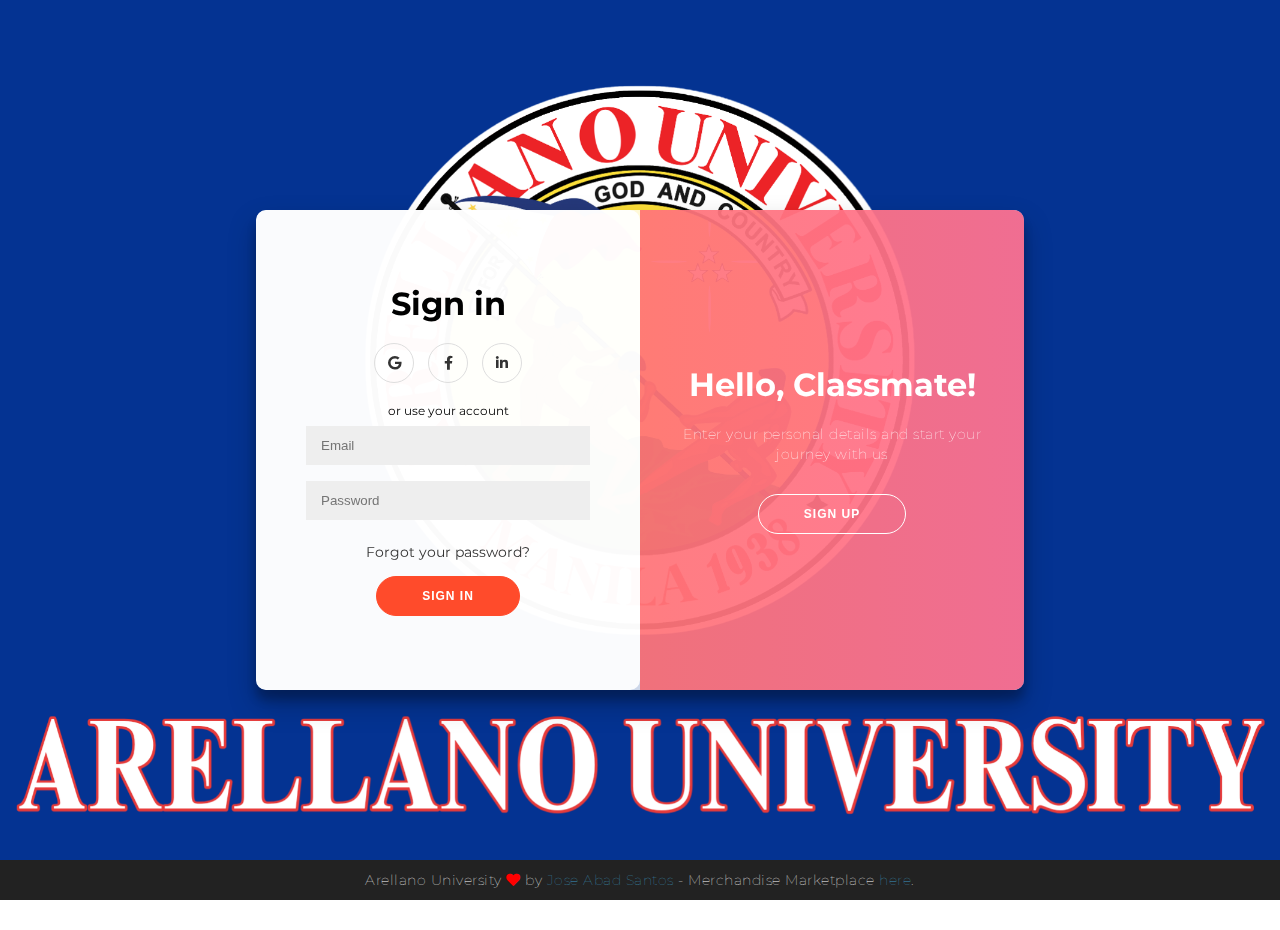
<file: index.html>
<!DOCTYPE html>
<html lang="en">
<head>
    <meta charset="UTF-8">
    <meta name="viewport" content="width=device-width, initial-scale=1.0">
    <link rel="stylesheet" href="style.css">
    <link rel="stylesheet" href="https://cdnjs.cloudflare.com/ajax/libs/font-awesome/5.15.4/css/all.min.css">
    <title>Login/Sign Up</title>
</head>
<body>
    <h2></h2>
    <div class="container" id="container">
        <div class="form-container sign-up-container">
            <form action="#" id="signUpForm">
                <h1>Create Account</h1>
                <div class="social-container">
                    <a href="https://accounts.google.com/" class="social" target="_blank"><i class="fab fa-google"></i></a>
                    <a href="https://www.facebook.com/" class="social" target="_blank"><i class="fab fa-facebook-f"></i></a>
                    <a href="https://www.linkedin.com/" class="social" target="_blank"><i class="fab fa-linkedin-in"></i></a>
                </div>
                <span>or use your email for registration</span>
                <input type="text" placeholder="Name" id="signupName" required />
                <input type="text" placeholder="Position" id="Position" required />
                <input type="email" placeholder="Email" id="signupEmail" required />
                <input type="password" placeholder="Password" id="signupPassword" required />
                <button type="submit">Sign Up</button>
                <div id="signUpError" style="color: red;"></div>
            </form>
        </div>
        <div class="form-container sign-in-container">
            <form action="#" id="signInForm">
                <h1>Sign in</h1>
                <div class="social-container">
                    <a href="https://accounts.google.com/" class="social" target="_blank"><i class="fab fa-google"></i></a>
                    <a href="https://www.facebook.com/" class="social" target="_blank"><i class="fab fa-facebook-f"></i></a>
                    <a href="https://www.linkedin.com/" class="social" target="_blank"><i class="fab fa-linkedin-in"></i></a>
                </div>
                <span>or use your account</span>
                <input type="email" placeholder="Email" id="loginEmail" required />
                <input type="password" placeholder="Password" id="loginPassword" required />
                <a href="#">Forgot your password?</a>
                <button type="submit">Sign In</button>
                <div id="signInError" style="color: red;"></div>
            </form>
        </div>
        <div class="overlay-container">
            <div class="overlay">
                <div class="overlay-panel overlay-left">
                    <h1>Welcome Back!</h1>
                    <p>To keep connected with us please login with your personal info</p>
                    <button class="ghost" id="signIn">Sign In</button>
                </div>
                <div class="overlay-panel overlay-right">
                    <h1>Hello, Classmate!</h1>
                    <p>Enter your personal details and start your journey with us</p>
                    <button class="ghost" id="signUp">Sign Up</button>
                </div>
            </div>
        </div>
    </div>

    <footer>
        <p>
            Arellano University <i class="fa fa-heart"></i> by
            <a target="_blank" href="https://www.arellano.edu.ph/">Jose Abad Santos</a>
            - Merchandise Marketplace
            <a target="_blank" href="https://www.arellano.edu.ph/admission/programs-offered/">here</a>.
        </p>
    </footer>
    <script src="myscripts.js"></script>
</body>
</html>
</file>
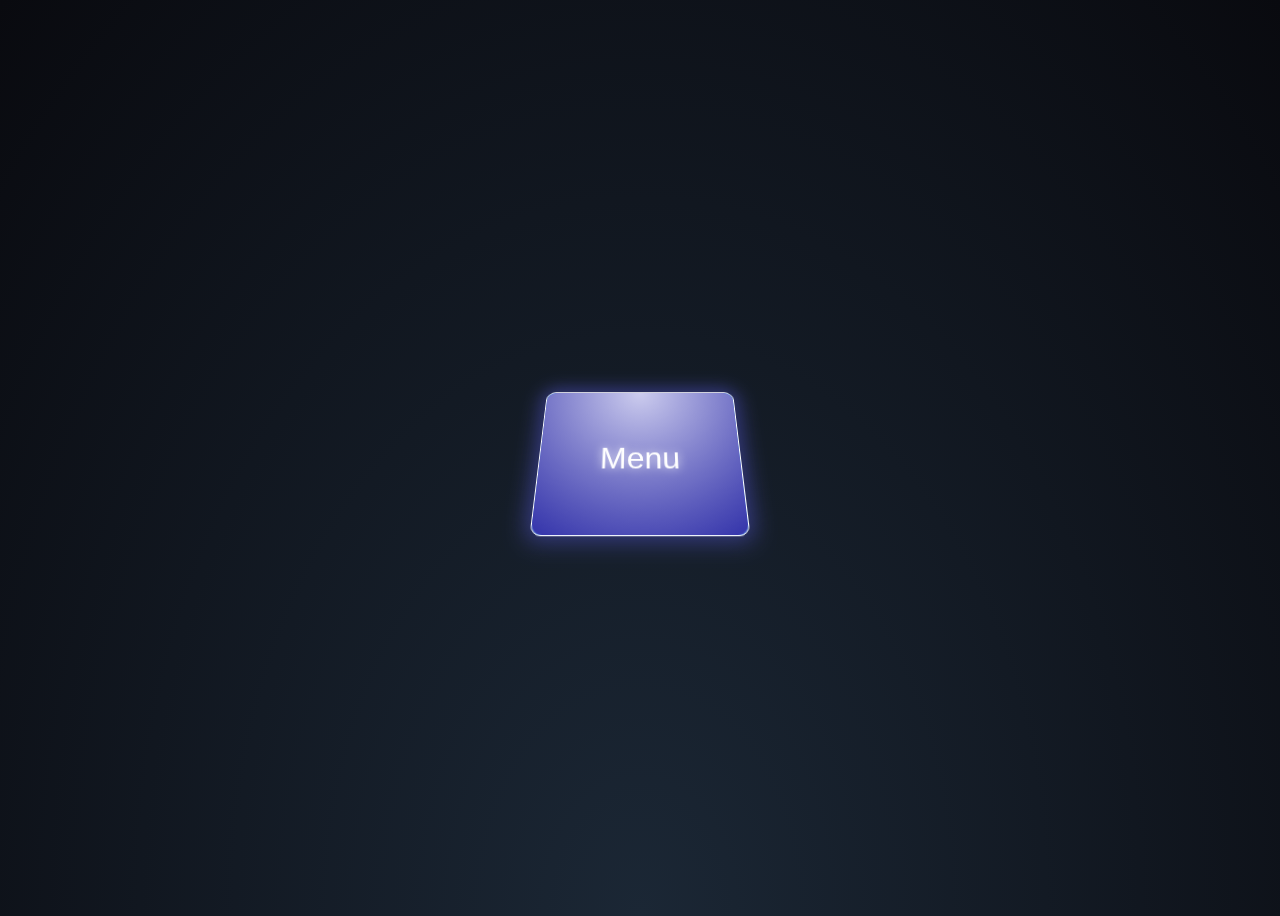
<file: HomeScreen.html>
<!DOCTYPE html>
<html lang="en">
<head>
    <meta charset="UTF-8">
    <meta name="viewport" content="width=device-width, initial-scale=1.0">
    <link rel="stylesheet" href="homescreen.css">
    <title>Home Page</title>
</head>
<body>
    <div class="all">
        <div class="lefter">
          <div class="text">Profile</div>
        </div>
        <div class="left">
          <div class="text">Product</div>
        </div>
        <div class="center">
          <div class="explainer"><span>Menu</span></div>
          <div class="text">Services</div>
          </div>
        <div class="right">
          <div class="text">Stock</div>
        </div>
        <div class="righter">
          <div class="text">About Us</div>
        </div>
        </div>

    <script src="homescript.js"></script>
</body>
</html>
</file>
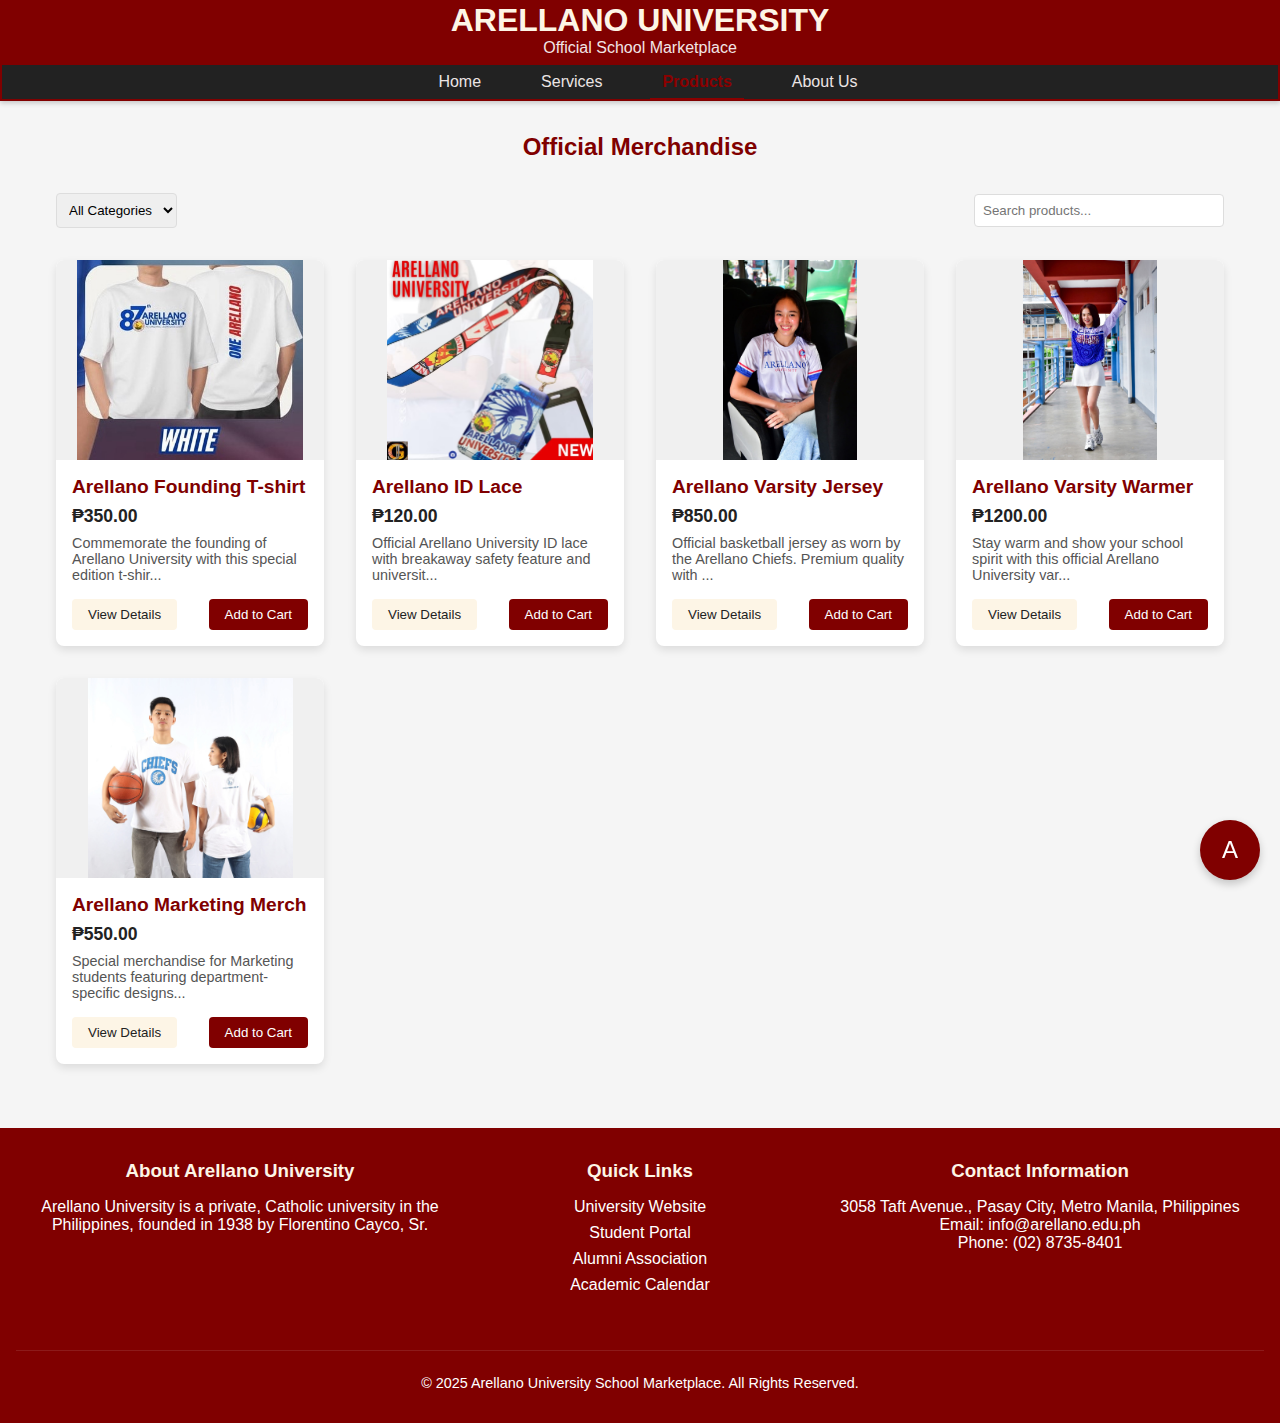
<file: Product.html>
<!DOCTYPE html>
<html lang="en">
<head>
    <meta charset="UTF-8">
    <meta name="viewport" content="width=device-width, initial-scale=1.0">
    <title>Arellano University Marketplace</title>
    <link rel="stylesheet" href="product.css">
</head>
<body>
    <header>
        <div class="logo">
            <h1>ARELLANO UNIVERSITY</h1>
            <p>Official School Marketplace</p>
        </div>
        <nav>
            <ul class="nav-menu">
                <li><a href="HomeScreen.html">Home</a></li>
                <li><a href="services.html">Services</a></li>
                <li><a href="Product.html" class="active">Products</a></li>
                <li><a href="AboutUs.html">About Us</a></li>
            </ul>
        </nav>
    </header>
    
    <div class="container">
        <h2 class="page-title">Official Merchandise</h2>
        
        <div class="product-filter">
            <div class="filter-options">
                <select id="category-filter">
                    <option value="all">All Categories</option>
                    <option value="clothing">Clothing</option>
                    <option value="accessories">Accessories</option>
                    <option value="merch">Merchandise</option>
                </select>
            </div>
            
            <div class="search-box">
                <input type="text" id="search-input" placeholder="Search products...">
            </div>
        </div>
        
        <div class="products" id="products-container">
            <!-- Products will be loaded here dynamically -->
        </div>
    </div>
    
    <div class="modal" id="product-modal">
        <div class="modal-content">
            <button class="close-btn" id="close-modal">&times;</button>
            <div class="product-detail" id="product-detail">
                <!-- Product details will be loaded here -->
            </div>
        </div>
    </div>
    
    <!-- Student Purchase Form Modal -->
    <div class="purchase-form-modal" id="purchase-form-modal">
        <div class="purchase-form-content">
            <button class="close-btn" id="close-purchase-form">&times;</button>
            <h2 class="form-title">Student Purchase Form</h2>
            
            <div class="form-product-info" id="form-product-info">
                <!-- Product info will be shown here -->
            </div>
            
            <form id="student-purchase-form">
                <div class="form-group">
                    <label for="student-id">Student ID Number:</label>
                    <input type="text" id="student-id" name="student-id" placeholder="e.g. 20XX-XXXXX" required>
                </div>
                
                <div class="form-group">
                    <label for="student-name">Full Name:</label>
                    <input type="text" id="student-name" name="student-name" placeholder="First Name Last Name" required>
                </div>
                
                <div class="form-group">
                    <label for="student-course">Course:</label>
                    <select id="student-course" name="student-course" required>
                        <option value="">Select your course</option>
                        <option value="BSCS">BS Computer Science</option>
                        <option value="BSIT">BS Information Technology</option>
                        <option value="BSBA">BS Business Administration</option>
                        <option value="BSHM">BS Hospitality Management</option>
                        <option value="BSA">BS Accountancy</option>
                        <option value="BSN">BS Nursing</option>
                        <option value="BSCrim">BS Criminology</option>
                        <option value="BSPsych">BS Psychology</option>
                        <option value="BSEd">BS Education</option>
                        <option value="Other">Other</option>
                    </select>
                </div>
                
                <div class="form-group">
                    <label for="student-year">Year Level:</label>
                    <select id="student-year" name="student-year" required>
                        <option value="">Select your year level</option>
                        <option value="1">1st Year</option>
                        <option value="2">2nd Year</option>
                        <option value="3">3rd Year</option>
                        <option value="4">4th Year</option>
                        <option value="5">5th Year</option>
                        <option value="graduate">Graduate Student</option>
                    </select>
                </div>
                
                <div class="form-group">
                    <label for="student-email">Email Address:</label>
                    <input type="email" id="student-email" name="student-email" placeholder="example@arellano.edu.ph" required>
                </div>
                
                <div class="form-group">
                    <label for="student-mobile">Mobile Number:</label>
                    <input type="tel" id="student-mobile" name="student-mobile" placeholder="09XXXXXXXXX" required>
                </div>
                
                <div class="form-group">
                    <label for="payment-method">Payment Method:</label>
                    <select id="payment-method" name="payment-method" required>
                        <option value="">Select payment method</option>
                        <option value="cashier">University Cashier</option>
                        <option value="gcash">GCash</option>
                        <option value="paymaya">PayMaya</option>
                        <option value="bank">Bank Transfer</option>
                    </select>
                </div>
                
                <div class="form-group">
                    <label for="pickup-method">Pickup Method:</label>
                    <select id="pickup-method" name="pickup-method" required>
                        <option value="">Select pickup method</option>
                        <option value="campus">Campus Pickup (Main Campus)</option>
                        <option value="campus-legarda">Campus Pickup (Legarda Campus)</option>
                        <option value="campus-malabon">Campus Pickup (Malabon Campus)</option>
                        <option value="campus-pasig">Campus Pickup (Pasig Campus)</option>
                        <option value="campus-pasay">Campus Pickup (Pasay Campus)</option>
                        <option value="delivery">Delivery (Additional Fee)</option>
                    </select>
                </div>
                
                <div class="form-actions">
                    <button type="button" class="btn btn-secondary" id="cancel-purchase">Cancel</button>
                    <button type="submit" class="btn btn-primary" id="confirm-purchase">Confirm Purchase</button>
                </div>
            </form>
        </div>
    </div>
    
    <!-- Admin Panel Button -->
    <button class="admin-button" id="admin-button">A</button>
    
    <!-- Admin Panel Modal -->
    <div class="admin-panel-modal" id="admin-panel-modal">
        <div class="admin-panel-content">
            <button class="close-btn" id="close-admin-panel">&times;</button>
            <h2 class="admin-panel-title">Admin Panel</h2>
            
            <div class="admin-tabs">
                <div class="admin-tab active" data-tab="manage-products">Manage Products</div>
                <div class="admin-tab" data-tab="add-product">Add New Product</div>
            </div>
            
            <div class="admin-tab-content active" id="manage-products">
                <h3>Current Products</h3>
                <div id="admin-product-list">
                    <!-- Products will be listed here -->
                </div>
            </div>
            
            <div class="admin-tab-content" id="add-product">
                <h3>Add New Product</h3>
                <form id="add-product-form">
                    <div class="form-group">
                        <label for="product-name">Product Name:</label>
                        <input type="text" id="product-name" name="product-name" required>
                    </div>
                    
                    <div class="form-group">
                        <label for="product-price">Price (PHP):</label>
                        <input type="number" id="product-price" name="product-price" min="1" step="0.01" required>
                    </div>
                    
                    <div class="form-group">
                        <label for="product-category">Category:</label>
                        <select id="product-category" name="product-category" required>
                            <option value="">Select category</option>
                            <option value="clothing">Clothing</option>
                            <option value="accessories">Accessories</option>
                            <option value="merch">Merchandise</option>
                        </select>
                    </div>
                    
                    <div class="form-group">
                        <label for="product-description">Short Description:</label>
                        <textarea id="product-description" name="product-description" required></textarea>
                    </div>
                    
                    <div class="form-group">
                        <label for="product-details">Detailed Description:</label>
                        <textarea id="product-details" name="product-details" required></textarea>
                    </div>
                    
                    <div class="form-group">
                        <label for="product-image">Product Image:</label>
                        <input type="file" id="product-image" name="product-image" accept="image/*" required>
                        <div class="image-preview" id="image-preview">
                            <span>Image Preview</span>
                        </div>
                    </div>
                    
                    <div class="form-actions">
                        <button type="button" class="btn btn-secondary" id="reset-product-form">Reset</button>
                        <button type="submit" class="btn btn-primary">Add Product</button>
                    </div>
                </form>
            </div>
            
            <!-- Edit Product Tab Content (Hidden by default) -->
            <div class="admin-tab-content" id="edit-product">
                <h3>Edit Product</h3>
                <form id="edit-product-form">
                    <input type="hidden" id="edit-product-id">
                    
                    <div class="form-group">
                        <label for="edit-product-name">Product Name:</label>
                        <input type="text" id="edit-product-name" name="edit-product-name" required>
                    </div>
                    
                    <div class="form-group">
                        <label for="edit-product-price">Price (PHP):</label>
                        <input type="number" id="edit-product-price" name="edit-product-price" min="1" step="0.01" required>
                    </div>
                    
                    <div class="form-group">
                        <label for="edit-product-category">Category:</label>
                        <select id="edit-product-category" name="edit-product-category" required>
                            <option value="">Select category</option>
                            <option value="clothing">Clothing</option>
                            <option value="accessories">Accessories</option>
                            <option value="merch">Merchandise</option>
                        </select>
                    </div>
                    
                    <div class="form-group">
                        <label for="edit-product-description">Short Description:</label>
                        <textarea id="edit-product-description" name="edit-product-description" required></textarea>
                    </div>
                    
                    <div class="form-group">
                        <label for="edit-product-details">Detailed Description:</label>
                        <textarea id="edit-product-details" name="edit-product-details" required></textarea>
                    </div>
                    
                    <div class="form-group">
                        <label for="edit-product-image">Product Image:</label>
                        <input type="file" id="edit-product-image" name="edit-product-image" accept="image/*">
                        <p><small>Leave empty to keep current image</small></p>
                        <div class="image-preview" id="edit-image-preview">
                            <span>Current Image</span>
                        </div>
                    </div>
                    
                    <div class="form-actions">
                        <button type="button" class="btn btn-secondary" id="cancel-edit">Cancel</button>
                        <button type="submit" class="btn btn-primary">Update Product</button>
                    </div>
                </form>
            </div>
        </div>
    </div>
    
    <footer>
        <div class="footer-content">
            <div class="footer-section">
                <h3>About Arellano University</h3>
                <p>Arellano University is a private, Catholic university in the Philippines, founded in 1938 by Florentino Cayco, Sr.</p>
            </div>
            
            <div class="footer-section">
                <h3>Quick Links</h3>
                <ul>
                    <li><a href="HomeScreen.html">University Website</a></li>
                    <li><a href="#">Student Portal</a></li>
                    <li><a href="#">Alumni Association</a></li>
                    <li><a href="#">Academic Calendar</a></li>
                </ul>
            </div>
            
            <div class="footer-section">
                <h3>Contact Information</h3>
                <p>3058 Taft Avenue., Pasay City, Metro Manila, Philippines</p>
                <p>Email: info@arellano.edu.ph</p>
                <p>Phone: (02) 8735-8401</p>
            </div>
        </div>
        
        <div class="footer-bottom">
            <p>&copy; 2025 Arellano University School Marketplace. All Rights Reserved.</p>
        </div>
    </footer>
    
    <script>
        // Product data
        let products = [
            {
                id: 1,
                name: "Arellano Founding T-shirt",
                price: 350,
                description: "Commemorate the founding of Arellano University with this special edition t-shirt. Features the university logo and founding year.",
                image: "shirt1.jpg",
                category: "clothing",
                details: "100% cotton, available in sizes S to XXL. This commemorative t-shirt celebrates the rich heritage of Arellano University. The design includes the university's founding date and iconic architecture. Perfect for students, alumni, and supporters of the university."
            },
            {
                id: 2,
                name: "Arellano ID Lace",
                price: 120,
                description: "Official Arellano University ID lace with breakaway safety feature and university colors.",
                image: "Lace.jpg",
                category: "accessories",
                details: "High-quality polyester material with metal clip. The ID lace comes in the university's official maroon and gold colors, featuring the Arellano University name and logo printed throughout. The breakaway safety feature ensures student safety."
            },
            {
                id: 3,
                name: "Arellano Varsity Jersey",
                price: 850,
                description: "Official basketball jersey as worn by the Arellano Chiefs. Premium quality with breathable fabric.",
                image: "Varsity.jpg",
                category: "clothing",
                details: "Made with moisture-wicking performance fabric. This authentic replica of the jersey worn by the Arellano Chiefs basketball team features the university colors and logo. Available in home and away versions, sized S through XXL. Perfect for showing your school spirit at games or casual wear."
            },
            {
                id: 4,
                name: "Arellano Varsity Warmer",
                price: 1200,
                description: "Stay warm and show your school spirit with this official Arellano University varsity jacket.",
                image: "Warmer.jpg",
                category: "clothing",
                details: "Fleece-lined for maximum warmth and comfort. This varsity-style jacket features embroidered Arellano University logos, premium quality zipper, and two front pockets. Perfect for cooler weather while representing your school. Available in sizes S to XXL."
            },
            {
                id: 5,
                name: "Arellano Marketing Merch",
                price: 550,
                description: "Special merchandise for Marketing students featuring department-specific designs and mottos.",
                image: "Merch.jpg",
                category: "merch",
                details: "Collection includes notebooks, pens, tumblers, and bags designed specifically for Marketing students. Each item features motivational quotes and marketing concepts along with the Arellano University branding. Perfect for marketing students to show departmental pride."
            }
        ];
        
        // DOM elements
        const productsContainer = document.getElementById('products-container');
        const categoryFilter = document.getElementById('category-filter');
        const searchInput = document.getElementById('search-input');
        const modal = document.getElementById('product-modal');
        const closeModal = document.getElementById('close-modal');
        const productDetail = document.getElementById('product-detail');
        const purchaseFormModal = document.getElementById('purchase-form-modal');
        const closePurchaseForm = document.getElementById('close-purchase-form');
        const formProductInfo = document.getElementById('form-product-info');
        const studentPurchaseForm = document.getElementById('student-purchase-form');
        const cancelPurchase = document.getElementById('cancel-purchase');
        
        // Admin panel elements
        const adminButton = document.getElementById('admin-button');
        const adminPanelModal = document.getElementById('admin-panel-modal');
        const closeAdminPanel = document.getElementById('close-admin-panel');
        const adminTabs = document.querySelectorAll('.admin-tab');
        const adminTabContents = document.querySelectorAll('.admin-tab-content');
        const adminProductList = document.getElementById('admin-product-list');
        const addProductForm = document.getElementById('add-product-form');
        const editProductForm = document.getElementById('edit-product-form');
        const resetProductForm = document.getElementById('reset-product-form');
        const cancelEdit = document.getElementById('cancel-edit');
        
        // Purchase form variables
        let currentProduct = null;
        let currentQuantity = 1;
        
        // Display products
        function displayProducts(productsList) {
            productsContainer.innerHTML = '';
            
            productsList.forEach(product => {
                const productCard = document.createElement('div');
                productCard.className = 'product-card';
                productCard.dataset.id = product.id;
                
                productCard.innerHTML = `
                    <div class="product-image">
                        <img src="${product.image}" alt="${product.name}">
                    </div>
                    <div class="product-info">
                        <h3 class="product-name">${product.name}</h3>
                        <p class="product-price">₱${product.price.toFixed(2)}</p>
                        <p class="product-description">${product.description.substring(0, 80)}${product.description.length > 80 ? '...' : ''}</p>
                        <div class="product-actions">
                            <button class="btn btn-secondary view-details">View Details</button>
                            <button class="btn btn-primary add-to-cart">Add to Cart</button>
                        </div>
                    </div>
                `;
                
                productsContainer.appendChild(productCard);
            });
            
            // Add event listeners to buttons
            document.querySelectorAll('.view-details').forEach(button => {
                button.addEventListener('click', function() {
                    const productId = parseInt(this.closest('.product-card').dataset.id);
                    openProductDetails(productId);
                });
            });
            
            document.querySelectorAll('.add-to-cart').forEach(button => {
                button.addEventListener('click', function() {
                    const productId = parseInt(this.closest('.product-card').dataset.id);
                    openPurchaseForm(productId, 1);
                });
            });
        }
        
        // Display admin product list
        function displayAdminProductList() {
            adminProductList.innerHTML = '';
            
            products.forEach(product => {
                const listItem = document.createElement('div');
                listItem.className = 'product-list-item';
                
                listItem.innerHTML = `
                    <img src="${product.image}" alt="${product.name}">
                    <div class="product-list-item-info">
                        <h4>${product.name}</h4>
                        <p>₱${product.price.toFixed(2)} | ${product.category.charAt(0).toUpperCase() + product.category.slice(1)}</p>
                    </div>
                    <div class="product-list-item-actions">
                        <button class="btn btn-secondary edit-product" data-id="${product.id}">Edit</button>
                        <button class="btn btn-primary delete-product" data-id="${product.id}">Delete</button>
                    </div>
                `;
                
                adminProductList.appendChild(listItem);
            });
            
            // Add event listeners for edit and delete buttons
            document.querySelectorAll('.edit-product').forEach(button => {
                button.addEventListener('click', function() {
                    const productId = parseInt(this.getAttribute('data-id'));
                    editProduct(productId);
                });
            });
            
            document.querySelectorAll('.delete-product').forEach(button => {
                button.addEventListener('click', function() {
                    const productId = parseInt(this.getAttribute('data-id'));
                    deleteProduct(productId);
                });
            });
        }
        
        // Filter products
        function filterProducts() {
            const categoryValue = categoryFilter.value;
            const searchValue = searchInput.value.toLowerCase();
            
            let filteredProducts = products;
            
            if (categoryValue !== 'all') {
                filteredProducts = filteredProducts.filter(product => product.category === categoryValue);
            }
            
            if (searchValue) {
                filteredProducts = filteredProducts.filter(product => 
                    product.name.toLowerCase().includes(searchValue) || 
                    product.description.toLowerCase().includes(searchValue)
                );
            }
            
            displayProducts(filteredProducts);
        }
        
        // Open product details modal
        function openProductDetails(productId) {
            const product = products.find(p => p.id === productId);
            
            if (product) {
                productDetail.innerHTML = `
                    <div class="product-detail-image">
                        <img src="${product.image}" alt="${product.name}">
                    </div>
                    <div class="product-detail-info">
                        <h2>${product.name}</h2>
                        <p class="product-detail-price">₱${product.price.toFixed(2)}</p>
                        <div class="product-detail-description">
                            <p>${product.details || product.description}</p>
                        </div>
                        <div class="quantity-selector">
                            <button id="decrease-quantity">-</button>
                            <input type="number" id="quantity" value="1" min="1" max="10">
                            <button id="increase-quantity">+</button>
                        </div>
                        <div class="product-detail-actions">
                            <button class="btn btn-primary" id="add-to-cart-detail">Add to Cart</button>
                            <button class="btn btn-secondary" id="add-to-wishlist">Add to Wishlist</button>
                        </div>
                    </div>
                `;
                
                modal.style.display = 'flex';
                
                // Quantity selector
                document.getElementById('decrease-quantity').addEventListener('click', function() {
                    const quantity = document.getElementById('quantity');
                    if (parseInt(quantity.value) > 1) {
                        quantity.value = parseInt(quantity.value) - 1;
                    }
                });
                
                document.getElementById('increase-quantity').addEventListener('click', function() {
                    const quantity = document.getElementById('quantity');
                    if (parseInt(quantity.value) < 10) {
                        quantity.value = parseInt(quantity.value) + 1;
                    }
                });
                
                // Add to cart from detail
                document.getElementById('add-to-cart-detail').addEventListener('click', function() {
                    const quantity = parseInt(document.getElementById('quantity').value);
                    modal.style.display = 'none';
                    openPurchaseForm(productId, quantity);
                });
                
                // Add to wishlist
                document.getElementById('add-to-wishlist').addEventListener('click', function() {
                    alert(`${product.name} added to your wishlist!`);
                });
            }
        }
        
        // Open purchase form
        function openPurchaseForm(productId, quantity) {
            const product = products.find(p => p.id === productId);
            
            if (product) {
                currentProduct = product;
                currentQuantity = quantity;
                
                // Display product info in the form
                formProductInfo.innerHTML = `
                    <h3>${product.name}</h3>
                    <p><strong>Price:</strong> ₱${product.price.toFixed(2)}</p>
                    <p><strong>Quantity:</strong> ${quantity}</p>
                    <p><strong>Total:</strong> ₱${(product.price * quantity).toFixed(2)}</p>
                `;
                
                // Reset form fields
                studentPurchaseForm.reset();
                
                // Show the purchase form modal
                purchaseFormModal.style.display = 'flex';
            }
        }
        
        // Edit product
        function editProduct(productId) {
            const product = products.find(p => p.id === productId);
            
            if (product) {
                // Set the form values
                document.getElementById('edit-product-id').value = product.id;
                document.getElementById('edit-product-name').value = product.name;
                document.getElementById('edit-product-price').value = product.price;
                document.getElementById('edit-product-category').value = product.category;
                document.getElementById('edit-product-description').value = product.description;
                document.getElementById('edit-product-details').value = product.details || '';
                
                // Display current image
                const imagePreview = document.getElementById('edit-image-preview');
                imagePreview.innerHTML = `<img src="${product.image}" alt="${product.name}">`;
            }
                // Show the edit tab
adminTabContents.forEach(content => {
    content.classList.remove('active');
});
document.getElementById('edit-product').classList.add('active');

// Update the tabs
adminTabs.forEach(tab => {
    tab.classList.remove('active');
});

// Create an "Edit Product" tab if it doesn't exist
let editTab = document.querySelector('.admin-tab[data-tab="edit-product"]');
if (!editTab) {
    editTab = document.createElement('div');
    editTab.className = 'admin-tab active';
    editTab.setAttribute('data-tab', 'edit-product');
    editTab.textContent = 'Edit Product';
    document.querySelector('.admin-tabs').appendChild(editTab);
} else {
    editTab.classList.add('active');
}
}

// Delete product
function deleteProduct(productId) {
    if (confirm('Are you sure you want to delete this product?')) {
        products = products.filter(product => product.id !== productId);
        displayAdminProductList();
        displayProducts(products);
    }
}

// Initialize the page
document.addEventListener('DOMContentLoaded', function() {
    // Display all products initially
    displayProducts(products);
    
    // Filter event listeners
    categoryFilter.addEventListener('change', filterProducts);
    searchInput.addEventListener('input', filterProducts);
    
    // Close modal
    closeModal.addEventListener('click', function() {
        modal.style.display = 'none';
    });
    
    // Close purchase form
    closePurchaseForm.addEventListener('click', function() {
        purchaseFormModal.style.display = 'none';
    });
    
    cancelPurchase.addEventListener('click', function() {
        purchaseFormModal.style.display = 'none';
    });
    
    // Submit purchase form
    studentPurchaseForm.addEventListener('submit', function(e) {
        e.preventDefault();
        
        // Here you would typically send the form data to a server
        alert('Purchase submitted successfully! You will receive a confirmation email shortly.');
        
        // Close the form
        purchaseFormModal.style.display = 'none';
    });
    
    // Admin panel
    adminButton.addEventListener('click', function() {
        displayAdminProductList();
        adminPanelModal.style.display = 'flex';
    });
    
    closeAdminPanel.addEventListener('click', function() {
        adminPanelModal.style.display = 'none';
    });
    
    // Admin tabs
    adminTabs.forEach(tab => {
        tab.addEventListener('click', function() {
            const tabId = this.getAttribute('data-tab');
            
            // Remove active class from all tabs and contents
            adminTabs.forEach(t => t.classList.remove('active'));
            adminTabContents.forEach(c => c.classList.remove('active'));
            
            // Add active class to current tab and content
            this.classList.add('active');
            document.getElementById(tabId).classList.add('active');
        });
    });
    
    // Reset add product form
    resetProductForm.addEventListener('click', function() {
        addProductForm.reset();
        document.getElementById('image-preview').innerHTML = '<span>Image Preview</span>';
    });
    
    // Image preview for add product
    document.getElementById('product-image').addEventListener('change', function(e) {
        const file = e.target.files[0];
        if (file) {
            const reader = new FileReader();
            reader.onload = function(e) {
                document.getElementById('image-preview').innerHTML = `<img src="${e.target.result}" alt="Preview">`;
            };
            reader.readAsDataURL(file);
        }
    });
    
    // Image preview for edit product
    document.getElementById('edit-product-image').addEventListener('change', function(e) {
        const file = e.target.files[0];
        if (file) {
            const reader = new FileReader();
            reader.onload = function(e) {
                document.getElementById('edit-image-preview').innerHTML = `<img src="${e.target.result}" alt="Preview">`;
            };
            reader.readAsDataURL(file);
        }
    });
    
    // Cancel edit
    cancelEdit.addEventListener('click', function() {
        adminTabs.forEach(tab => {
            if (tab.getAttribute('data-tab') === 'manage-products') {
                tab.click();
            }
        });
    });
    
    // Add product form submit
    addProductForm.addEventListener('submit', function(e) {
        e.preventDefault();
        
        // Get form values
        const name = document.getElementById('product-name').value;
        const price = parseFloat(document.getElementById('product-price').value);
        const category = document.getElementById('product-category').value;
        const description = document.getElementById('product-description').value;
        const details = document.getElementById('product-details').value;
        const imageInput = document.getElementById('product-image');
        
        // In a real application, you would upload the image to a server
        // For demo purposes, we'll use a placeholder or the file name
        let imagePath = 'placeholder.jpg';
        if (imageInput.files.length > 0) {
            // In a real app, this would be the upload path
            imagePath = imageInput.files[0].name;
        }
        
        // Create new product object
        const newProduct = {
            id: products.length > 0 ? Math.max(...products.map(p => p.id)) + 1 : 1,
            name,
            price,
            description,
            image: imagePath,
            category,
            details
        };
        
        // Add to products array
        products.push(newProduct);
        
        // Reset form and display updated products
        addProductForm.reset();
        document.getElementById('image-preview').innerHTML = '<span>Image Preview</span>';
        displayProducts(products);
        displayAdminProductList();
        
        // Show manage products tab
        adminTabs.forEach(tab => {
            if (tab.getAttribute('data-tab') === 'manage-products') {
                tab.click();
            }
        });
        
        alert('Product added successfully!');
    });
    
    // Edit product form submit
    editProductForm.addEventListener('submit', function(e) {
        e.preventDefault();
        
        // Get form values
        const id = parseInt(document.getElementById('edit-product-id').value);
        const name = document.getElementById('edit-product-name').value;
        const price = parseFloat(document.getElementById('edit-product-price').value);
        const category = document.getElementById('edit-product-category').value;
        const description = document.getElementById('edit-product-description').value;
        const details = document.getElementById('edit-product-details').value;
        const imageInput = document.getElementById('edit-product-image');
        
        // Find the product to update
        const productIndex = products.findIndex(p => p.id === id);
        
        if (productIndex !== -1) {
            // Update product details
            products[productIndex].name = name;
            products[productIndex].price = price;
            products[productIndex].category = category;
            products[productIndex].description = description;
            products[productIndex].details = details;
            
            // Update image if a new one was selected
            if (imageInput.files.length > 0) {
                // In a real app, this would be the upload path
                products[productIndex].image = imageInput.files[0].name;
            }
            
            // Display updated products
            displayProducts(products);
            displayAdminProductList();
            
            // Show manage products tab
            adminTabs.forEach(tab => {
                if (tab.getAttribute('data-tab') === 'manage-products') {
                    tab.click();
                }
            });
            
            alert('Product updated successfully!');
        }
    });
    
    // Close modals when clicking outside the content
    window.addEventListener('click', function(e) {
        if (e.target === modal) {
            modal.style.display = 'none';
        } else if (e.target === purchaseFormModal) {
            purchaseFormModal.style.display = 'none';
        } else if (e.target === adminPanelModal) {
            adminPanelModal.style.display = 'none';
        }
    });
});
</script>
</body>
</html>
</file>
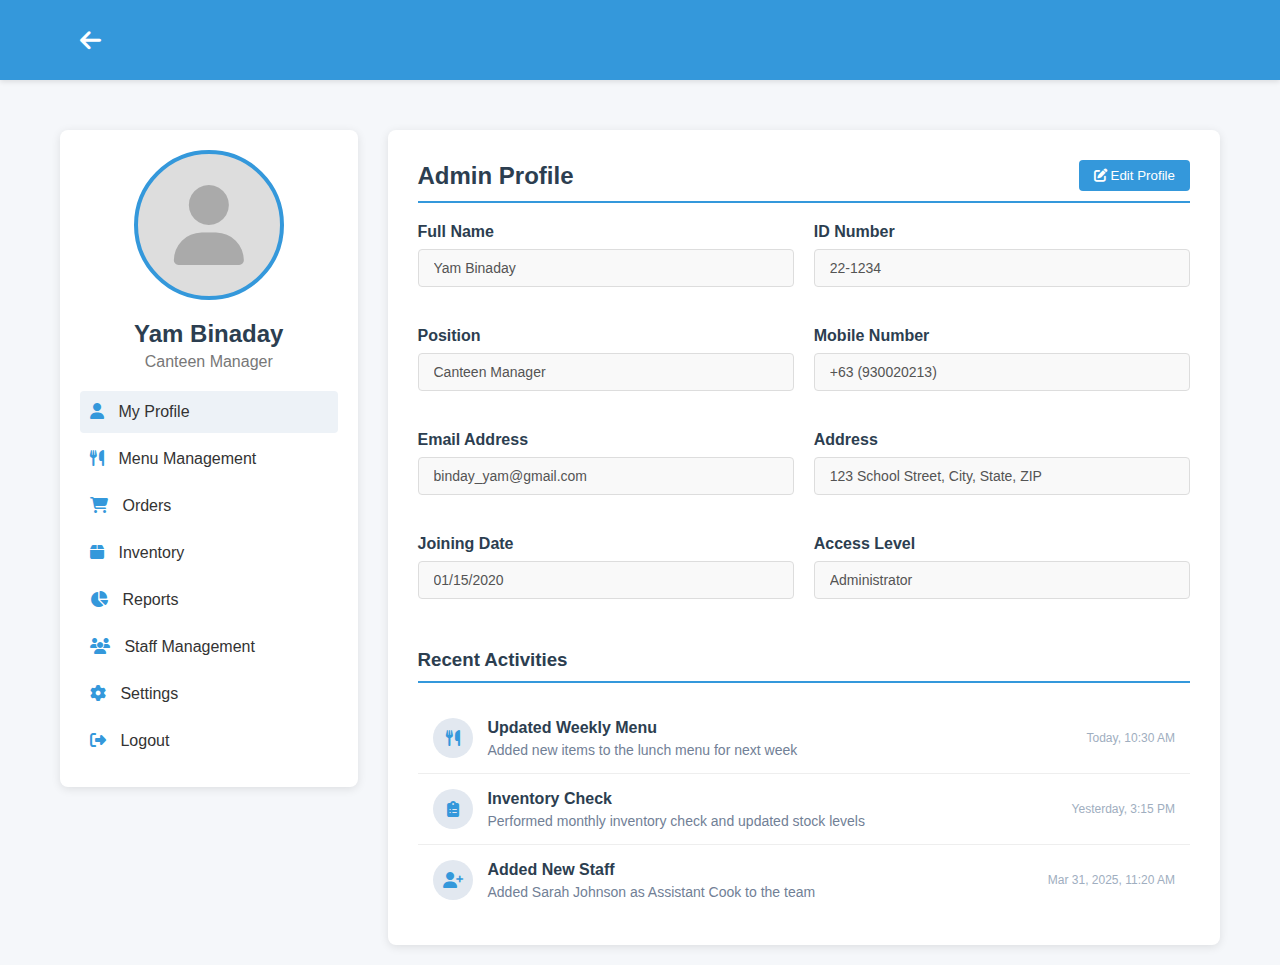
<file: profile.html>
<!DOCTYPE html>
<html lang="en">
<head>
    <meta charset="UTF-8">
    <meta name="viewport" content="width=device-width, initial-scale=1.0">
    <title>School Canteen Admin Profile</title>
    <link rel="stylesheet" href="profile.css">
    <link rel="stylesheet" href="https://cdnjs.cloudflare.com/ajax/libs/font-awesome/6.4.0/css/all.min.css">
</head>
<body>
    <header>
        <div class="container">
            <div class="header-content">
                <a href="homescreen.html" class="back-button">
                    <i class="fas fa-arrow-left"></i>
                </a>
            </div>
        </div>
    </header>
    
    <div class="container">
        <div class="content">
            <div class="sidebar">
                <div class="profile-picture">
                    <i class="fas fa-user"></i>
                </div>
                <h2 id="sidebar-name">Yam Binaday</h2>
                <p id="sidebar-position">Canteen Manager</p>
                
                <ul class="sidebar-menu">
                    <li class="active"><i class="fas fa-user"></i> My Profile</li>
                    <li><i class="fas fa-utensils"></i> Menu Management</li>
                    <li><i class="fas fa-shopping-cart"></i> Orders</li>
                    <li><i class="fas fa-box"></i> Inventory</li>
                    <li><i class="fas fa-chart-pie"></i> Reports</li>
                    <li><i class="fas fa-users"></i> Staff Management</li>
                    <li><i class="fas fa-cog"></i> Settings</li>
                    <li><i class="fas fa-sign-out-alt"></i> Logout</li>
                </ul>
            </div>
            
            <div class="main-content">
                <div class="section-title">
                    <h2>Admin Profile</h2>
                    <button id="edit-profile"><i class="fas fa-edit"></i> Edit Profile</button>
                </div>
                
                <form id="profile-form" class="profile-form">
                    <div class="form-group">
                        <label for="name">Full Name</label>
                        <input type="text" id="name" class="form-control" value="Yam Binaday" disabled>
                    </div>
                    
                    <div class="form-group">
                        <label for="id-no">ID Number</label>
                        <input type="text" id="id-no" class="form-control" value="22-1234" disabled>
                    </div>
                    
                    <div class="form-group">
                        <label for="position">Position</label>
                        <input type="text" id="position" class="form-control" value="Canteen Manager" disabled>
                    </div>
                    
                    <div class="form-group">
                        <label for="mobile">Mobile Number</label>
                        <input type="text" id="mobile" class="form-control" value="+63 (930020213)" disabled>
                    </div>
                    
                    <div class="form-group">
                        <label for="email">Email Address</label>
                        <input type="email" id="email" class="form-control" value="binday_yam@gmail.com" disabled>
                    </div>
                    
                    <div class="form-group">
                        <label for="address">Address</label>
                        <input type="text" id="address" class="form-control" value="123 School Street, City, State, ZIP" disabled>
                    </div>
                    
                    <div class="form-group">
                        <label for="join-date">Joining Date</label>
                        <input type="text" id="join-date" class="form-control" value="01/15/2020" disabled>
                    </div>
                    
                    <div class="form-group">
                        <label for="access-level">Access Level</label>
                        <input type="text" id="access-level" class="form-control" value="Administrator" disabled>
                    </div>
                    
                    <div class="btn-group" id="action-buttons" style="display: none;">
                        <button type="button" class="btn btn-secondary" id="cancel-edit">Cancel</button>
                        <button type="button" class="btn btn-primary" id="save-profile">Save Changes</button>
                    </div>
                </form>
                
                <div class="activity-log">
                    <div class="section-title">
                        <h3>Recent Activities</h3>
                    </div>
                    
                    <div class="log-item">
                        <div class="log-icon">
                            <i class="fas fa-utensils"></i>
                        </div>
                        <div class="log-content">
                            <h4>Updated Weekly Menu</h4>
                            <p>Added new items to the lunch menu for next week</p>
                        </div>
                        <div class="log-time">Today, 10:30 AM</div>
                    </div>
                    
                    <div class="log-item">
                        <div class="log-icon">
                            <i class="fas fa-clipboard-list"></i>
                        </div>
                        <div class="log-content">
                            <h4>Inventory Check</h4>
                            <p>Performed monthly inventory check and updated stock levels</p>
                        </div>
                        <div class="log-time">Yesterday, 3:15 PM</div>
                    </div>
                    
                    <div class="log-item">
                        <div class="log-icon">
                            <i class="fas fa-user-plus"></i>
                        </div>
                        <div class="log-content">
                            <h4>Added New Staff</h4>
                            <p>Added Sarah Johnson as Assistant Cook to the team</p>
                        </div>
                        <div class="log-time">Mar 31, 2025, 11:20 AM</div>
                    </div>
                </div>
            </div>
        </div>
    </div>
    
    <script>
        document.addEventListener('DOMContentLoaded', function() {
            // Get references to elements
            const editButton = document.getElementById('edit-profile');
            const cancelButton = document.getElementById('cancel-edit');
            const saveButton = document.getElementById('save-profile');
            const actionButtons = document.getElementById('action-buttons');
            const formInputs = document.querySelectorAll('#profile-form .form-control');
            const sidebarName = document.getElementById('sidebar-name');
            const sidebarPosition = document.getElementById('sidebar-position');
            
            // Store original values
            const originalValues = {};
            formInputs.forEach(input => {
                originalValues[input.id] = input.value;
            });
            
            // Toggle edit mode
            editButton.addEventListener('click', function() {
                // Enable form inputs except ID and Join Date
                formInputs.forEach(input => {
                    if (input.id !== 'id-no' && input.id !== 'join-date' && input.id !== 'access-level') {
                        input.disabled = false;
                    }
                });
                
                // Show action buttons
                actionButtons.style.display = 'flex';
                // Hide edit button
                editButton.style.display = 'none';
            });
            
            // Cancel edit
            cancelButton.addEventListener('click', function() {
                // Restore original values
                formInputs.forEach(input => {
                    input.value = originalValues[input.id];
                    input.disabled = true;
                });
                
                // Hide action buttons
                actionButtons.style.display = 'none';
                // Show edit button
                editButton.style.display = 'inline-block';
            });
            
            // Save profile changes
            saveButton.addEventListener('click', function() {
                // Update original values
                formInputs.forEach(input => {
                    originalValues[input.id] = input.value;
                    input.disabled = true;
                });
                
                // Update sidebar info
                sidebarName.textContent = document.getElementById('name').value;
                sidebarPosition.textContent = document.getElementById('position').value;
                
                // Show success message
                alert('Profile updated successfully!');
                
                // Hide action buttons
                actionButtons.style.display = 'none';
                // Show edit button
                editButton.style.display = 'inline-block';
                
                // Add activity log entry
                addActivityLog('Updated Profile Information', 'Made changes to personal profile details');
            });
            
            // Function to add activity log
            function addActivityLog(title, description) {
                const activityLog = document.querySelector('.activity-log');
                const logSection = activityLog.querySelector('.section-title').nextElementSibling;
                
                const now = new Date();
                const timeString = `Today, ${now.getHours()}:${now.getMinutes() < 10 ? '0' + now.getMinutes() : now.getMinutes()} ${now.getHours() >= 12 ? 'PM' : 'AM'}`;
                
                const logItem = document.createElement('div');
                logItem.className = 'log-item';
                logItem.innerHTML = `
                    <div class="log-icon">
                        <i class="fas fa-user-edit"></i>
                    </div>
                    <div class="log-content">
                        <h4>${title}</h4>
                        <p>${description}</p>
                    </div>
                    <div class="log-time">${timeString}</div>
                `;
                
                activityLog.insertBefore(logItem, logSection);
            }
            
            // Menu item click
            const menuItems = document.querySelectorAll('.sidebar-menu li');
            menuItems.forEach(item => {
                item.addEventListener('click', function() {
                    // Remove active class from all items
                    menuItems.forEach(i => i.classList.remove('active'));
                    // Add active class to clicked item
                    this.classList.add('active');
                    
                    // If not My Profile, show a message
                    if (this.textContent.trim() !== 'My Profile') {
                        alert('This feature is not implemented in this demo.');
                    }
                });
            });
        });
    </script>
</body>
</html>
</file>
<file: style.css>
@import url('https://fonts.googleapis.com/css?family=Montserrat:400,800');

* {
	box-sizing: border-box;
}

body {
	background: url('aups.png') no-repeat center center fixed; /* Replace with your image URL */
    background-size: cover;
    display: flex;
    justify-content: center;
    align-items: center;
    flex-direction: column;
    font-family: 'Montserrat', sans-serif;
    height: 100vh;
    margin: -20px 0 50px;
}

h1 {
	font-weight: bold;
	margin: 0;
}

h2 {
	text-align: center;
	font-size: 50;
	color: #00FFFF;
}

p {
	font-size: 14px;
	font-weight: 100;
	line-height: 20px;
	letter-spacing: 0.5px;
	margin: 20px 0 30px;
}

span {
	font-size: 12px;
}

a {
	color: #333;
	font-size: 14px;
	text-decoration: none;
	margin: 15px 0;
}

button {
	border-radius: 20px;
	border: 1px solid #FF4B2B;
	background-color: #FF4B2B;
	color: #FFFFFF;
	font-size: 12px;
	font-weight: bold;
	padding: 12px 45px;
	letter-spacing: 1px;
	text-transform: uppercase;
	transition: transform 80ms ease-in;
}

button:active {
	transform: scale(0.95);
}

button:focus {
	outline: none;
}

button.ghost {
	background-color: transparent;
	border-color: #FFFFFF;
}

form {
	background-color: rgba(255, 255, 255, 0.9); /* Slightly more opaque for better readability */
    display: flex;
    align-items: center;
    justify-content: center;
    flex-direction: column;
    padding: 0 50px;
    height: 100%;
    text-align: center;
    border-radius: 10px; /* Match the container's border radius */
}

input {
	background-color: #eee;
	border: none;
	padding: 12px 15px;
	margin: 8px 0;
	width: 100%;
}

.container {
	background-color: rgba(255, 255, 255, 0.8); /* Semi-transparent white */
    border-radius: 10px;
    box-shadow: 0 14px 28px rgba(0, 0, 0, 0.25), 
                0 10px 10px rgba(0, 0, 0, 0.22);
    position: relative;
    overflow: hidden;
    width: 768px;
    max-width: 100%;
    min-height: 480px;
}

.form-container {
	position: absolute;
	top: 0;
	height: 100%;
	transition: all 0.6s ease-in-out;
}

.sign-in-container {
	left: 0;
	width: 50%;
	z-index: 2;
}

.container.right-panel-active .sign-in-container {
	transform: translateX(100%);
}

.sign-up-container {
	left: 0;
	width: 50%;
	opacity: 0;
	z-index: 1;
}

.container.right-panel-active .sign-up-container {
	transform: translateX(100%);
	opacity: 1;
	z-index: 5;
	animation: show 0.6s;
}

@keyframes show {
	0%, 49.99% {
		opacity: 0;
		z-index: 1;
	}
	
	50%, 100% {
		opacity: 1;
		z-index: 5;
	}
}

.overlay-container {
	position: absolute;
	top: 0;
	left: 50%;
	width: 50%;
	height: 100%;
	overflow: hidden;
	transition: transform 0.6s ease-in-out;
	z-index: 100;
}

.container.right-panel-active .overlay-container{
	transform: translateX(-100%);
}

.overlay {
    background: rgba(255, 65, 108, 0.7); /* Semi-transparent gradient */
    background: -webkit-linear-gradient(to right, rgba(255, 75, 43, 0.7), rgba(255, 65, 108, 0.7)); /* For Safari */
    background: linear-gradient(to right, rgba(255, 75, 43, 0.7), rgba(255, 65, 108, 0.7)); /* For modern browsers */
    background-repeat: no-repeat;
    background-size: cover;
    background-position: 0 0;
    color: #FFFFFF;
    position: relative;
    left: -100%;
    height: 100%;
    width: 200%;
    transform: translateX(0);
    transition: transform 0.6s ease-in-out;
}

.container.right-panel-active .overlay {
  	transform: translateX(50%);
}

.overlay-panel {
	position: absolute;
	display: flex;
	align-items: center;
	justify-content: center;
	flex-direction: column;
	padding: 0 40px;
	text-align: center;
	top: 0;
	height: 100%;
	width: 50%;
	transform: translateX(0);
	transition: transform 0.6s ease-in-out;
}

.overlay-left {
	transform: translateX(-20%);
}

.container.right-panel-active .overlay-left {
	transform: translateX(0);
}

.overlay-right {
	right: 0;
	transform: translateX(0);
}

.container.right-panel-active .overlay-right {
	transform: translateX(20%);
}

.social-container {
	margin: 20px 0;
}

.social-container a {
	border: 1px solid #DDDDDD;
	border-radius: 50%;
	display: inline-flex;
	justify-content: center;
	align-items: center;
	margin: 0 5px;
	height: 40px;
	width: 40px;
}

footer {
    background-color: #222;
    color: #fff;
    font-size: 14px;
    bottom: 0;
    position: fixed;
    left: 0;
    right: 0;
    text-align: center;
    z-index: 999;
}

footer p {
    margin: 10px 0;
}

footer i {
    color: red;
}

footer a {
    color: #3c97bf;
    text-decoration: none;
}
</file>
<file: homescreen.css>
body {
    font-family: 'Raleway', sans-serif;
    background-image: radial-gradient(circle at center, #899Dc4, #495D84);
    background-size: cover;
    background-repeat: no-repeat;
    height: 100vh;
    overflow: hidden;
    display: flex;
    justify-content: center;
    align-items: center;
    background: radial-gradient(ellipse at bottom, #1b2735, #090a0f);
    font-weight: 300;
  }
  .all {
    display: flex;
    perspective: 10px;
    transform: perspective(300px) rotateX(20deg);
    will-change: perspective;
    perspective-origin: center center;
    transition: all 1.3s ease-out;
    justify-content: center;
    transform-style: preserve-3d;
  }
  .all:hover {
    perspective: 1000px;
    transition: all 1.3s ease-in;
    transform: perspective(10000px) rotateX(0deg);
    .text {
      opacity: 1;
    }
    & > div {
      opacity: 1;
      transition-delay: 0s;
    }
    .explainer {
      opacity: 0;
    }
  }
  
  .left, .center, .right, .lefter, .righter {
    width: 200px;
    height: 150px;
    transform-style: preserve-3d;
    border-radius: 10px;
    border: 1px solid #fff;
    box-shadow: 0 0 20px 5px rgba(100, 100, 255, .4);
    opacity: 0;
    transition: all .3s ease;
    transition-delay: 1s;
    position: relative;
    background-position: center center;
    background-size: contain;
    background-repeat: no-repeat;
    background-color: #58d;
    cursor: pointer;
    background-blend-mode: color-burn;
    
    &:hover {
      box-shadow: 0 0 30px 10px rgba(100, 100, 255, .6);
    background-color: #ccf;
    }
  }
  .text {
    transform: translateY(30px);
    opacity: 0;
    transition: all .3s ease;
    bottom: 0;
    left: 5px;
    position: absolute;
    will-change: transform;
    color: #fff;
    text-shadow: 0 0 5px rgba(100, 100, 255, .6)
  }
  .lefter {
    transform: translateX(-60px) translateZ(-50px) rotateY(-10deg);
    background-image: url(profile.png);
  }
  .left {
    transform: translateX(-30px) translateZ(-25px) rotateY(-5deg);
    background-image: url(product.png);
  }
  .center {
    opacity: 1;
    background-image: url(https://cdn3.iconfinder.com/data/icons/other-icons/48/app_window-512.png);
  }
  .right {
    transform: translateX(30px) translateZ(-25px) rotateY(5deg);
    background-image: url(https://cdn3.iconfinder.com/data/icons/other-icons/48/cloud_weather-512.png);
  }
  .righter {
    transform: translateX(60px) translateZ(-50px) rotateY(10deg);
    background-image: url(https://cdn3.iconfinder.com/data/icons/other-icons/48/search-512.png);
  }
  .explainer {
    font-weight: 300;
    font-size: 2rem;
    color: #fff;
    transition: all .6s ease;
    width: 100%;
    height: 100%;
    background-color: #303050;
    background-image: radial-gradient(circle at center top, #cce, #33a);
    border-radius: 10px;
    text-shadow: 0 0 10px rgba(255, 255, 255, .8);
    
    display: flex;
    justify-content: center;
    align-items: center;
  }
  
  
  .ref {
    background-color: #000;
    background-image: linear-gradient(to bottom, #d80, #c00);
    border-radius: 3px;
    padding: 7px 10px;
    position: absolute;
    font-size: 16px;
    bottom: 10px;
    right: 10px;
    color: #fff;
    text-decoration: none;
    text-shadow: 0 0 3px rgba(0, 0, 0, .4);
    &::first-letter {
      font-size: 12px;
    }
  }
</file>
<file: product.css>
:root {
            --primary: #800000;
            --secondary: #FDF5E6;
            --dark: #222;
            --light: #f5f5f5;
        }
        
        * {
            margin: 0;
            padding: 0;
            box-sizing: border-box;
            font-family: 'Segoe UI', Tahoma, Geneva, Verdana, sans-serif;
        }
        
        body {
            background-color: var(--light);
            color: var(--dark);
        }
        
        header {
            background-color: var(--primary);
            color: white;
            padding: 2px;
            text-align: center;
            box-shadow: 0 2px 5px rgba(0,0,0,0.2);
            position: relative;
            
        }
        
        .nav-menu {
            display: flex;
            list-style: none;
            margin: 0;
            padding: 0
        }
        
        .nav-menu li {
            margin-right: 20px;
            
        }
        
        .nav-menu li:last-child {
            margin-right: 0;
        }
        
        .nav-menu a {
            color: #ece5e5;
            text-decoration: none;
            font-weight: 500;
            padding: 8px 12px;
            transition: all 0.3s ease;
        }
        
        .nav-menu a:hover {
            color: #8B0000; /* Maroon color for Arellano University */
        }
        
        .nav-menu a.active {
            color: #8B0000;
            font-weight: 700;
            border-bottom: 2px solid #8B0000;
        }
        
        
        .back-button {
            position: absolute;
            left: 20px;
            color: white;
            font-size: 24px;
            display: flex;
            align-items: center;
            text-decoration: none;
            transition: transform 0.3s ease;
        }
        .logo {
            margin-bottom: 0.5rem;
        }
        
        .logo h1 {
            font-size: 2rem;
            color: var(--secondary);
        }
        
        .logo p {
            font-size: 1rem;
            opacity: 0.9;
        }
        
        nav {
            background-color: var(--dark);
            padding: 0.5rem;
        }
        
        nav ul {
            display: flex;
            justify-content: center;
            list-style: none;
        }
        
        nav ul li {
            margin: 0 1rem;
        }
        
        nav ul li a {
            color: white;
            text-decoration: none;
            font-weight: 500;
            transition: color 0.3s;
        }
        
        nav ul li a:hover {
            color: var(--secondary);
        }
        
        .container {
            max-width: 1200px;
            margin: 2rem auto;
            padding: 0 1rem;
        }
        
        .page-title {
            text-align: center;
            margin-bottom: 2rem;
            color: var(--primary);
        }
        
        .product-filter {
            display: flex;
            justify-content: space-between;
            align-items: center;
            margin-bottom: 2rem;
            flex-wrap: wrap;
        }
        
        .filter-options select {
            padding: 0.5rem;
            border: 1px solid #ddd;
            border-radius: 4px;
        }
        
        .search-box input {
            padding: 0.5rem;
            border: 1px solid #ddd;
            border-radius: 4px;
            width: 250px;
        }
        
        .products {
            display: grid;
            grid-template-columns: repeat(auto-fill, minmax(250px, 1fr));
            gap: 2rem;
        }
        
        .product-card {
            background: white;
            border-radius: 8px;
            overflow: hidden;
            box-shadow: 0 4px 8px rgba(0,0,0,0.1);
            transition: transform 0.3s, box-shadow 0.3s;
        }
        
        .product-card:hover {
            transform: translateY(-5px);
            box-shadow: 0 8px 16px rgba(0,0,0,0.2);
        }
        
        .product-image {
            height: 200px;
            background-color: #f0f0f0;
            display: flex;
            align-items: center;
            justify-content: center;
            overflow: hidden;
        }
        
        .product-image img {
            max-width: 100%;
            max-height: 100%;
            object-fit: contain;
        }
        
        .product-info {
            padding: 1rem;
        }
        
        .product-name {
            font-size: 1.2rem;
            font-weight: 600;
            margin-bottom: 0.5rem;
            color: var(--primary);
        }
        
        .product-price {
            font-size: 1.1rem;
            font-weight: 700;
            margin-bottom: 0.5rem;
            color: var(--dark);
        }
        
        .product-description {
            font-size: 0.9rem;
            margin-bottom: 1rem;
            color: #555;
        }
        
        .product-actions {
            display: flex;
            justify-content: space-between;
        }
        
        .btn {
            padding: 0.5rem 1rem;
            border: none;
            border-radius: 4px;
            cursor: pointer;
            font-weight: 500;
            transition: background-color 0.3s;
        }
        
        .btn-primary {
            background-color: var(--primary);
            color: white;
        }
        
        .btn-primary:hover {
            background-color: #6b0000;
        }
        
        .btn-secondary {
            background-color: var(--secondary);
            color: var(--dark);
        }
        
        .btn-secondary:hover {
            background-color: #e6c300;
        }
        
        .modal {
            display: none;
            position: fixed;
            top: 0;
            left: 0;
            width: 100%;
            height: 100%;
            background-color: rgba(0,0,0,0.7);
            z-index: 100;
            align-items: center;
            justify-content: center;
        }
        
        .modal-content {
            background-color: white;
            width: 90%;
            max-width: 600px;
            border-radius: 8px;
            padding: 2rem;
            position: relative;
            animation: modalFadeIn 0.3s;
        }
        
        @keyframes modalFadeIn {
            from { opacity: 0; transform: translateY(-50px); }
            to { opacity: 1; transform: translateY(0); }
        }
        
        .close-btn {
            position: absolute;
            top: 1rem;
            right: 1rem;
            font-size: 1.5rem;
            background: none;
            border: none;
            cursor: pointer;
            color: #777;
        }
        
        .product-detail {
            display: flex;
            flex-direction: column;
        }
        
        .product-detail-image {
            height: 300px;
            background-color: #f0f0f0;
            display: flex;
            align-items: center;
            justify-content: center;
            margin-bottom: 1rem;
        }
        
        .product-detail-image img {
            max-width: 100%;
            max-height: 100%;
            object-fit: contain;
        }
        
        .product-detail-info h2 {
            color: var(--primary);
            margin-bottom: 0.5rem;
        }
        
        .product-detail-price {
            font-size: 1.5rem;
            font-weight: 700;
            margin-bottom: 1rem;
            color: var(--dark);
        }
        
        .product-detail-description {
            margin-bottom: 1.5rem;
            line-height: 1.6;
        }
        
        .quantity-selector {
            display: flex;
            align-items: center;
            margin-bottom: 1.5rem;
        }
        
        .quantity-selector button {
            width: 2rem;
            height: 2rem;
            background-color: #f0f0f0;
            border: 1px solid #ddd;
            font-size: 1.2rem;
            cursor: pointer;
        }
        
        .quantity-selector input {
            width: 3rem;
            height: 2rem;
            text-align: center;
            border: 1px solid #ddd;
            border-left: none;
            border-right: none;
        }
        
        .product-detail-actions {
            display: flex;
            gap: 1rem;
        }
        
        footer {
            background-color: var(--primary);
            color: white;
            text-align: center;
            padding: 2rem 1rem;
            margin-top: 4rem;
        }
        
        .footer-content {
            max-width: 1200px;
            margin: 0 auto;
            display: flex;
            flex-wrap: wrap;
            justify-content: space-between;
        }
        
        .footer-section {
            flex: 1;
            min-width: 250px;
            margin-bottom: 1.5rem;
        }
        
        .footer-section h3 {
            color: var(--secondary);
            margin-bottom: 1rem;
        }
        
        .footer-section ul {
            list-style: none;
        }
        
        .footer-section ul li {
            margin-bottom: 0.5rem;
        }
        
        .footer-section ul li a {
            color: white;
            text-decoration: none;
            transition: color 0.3s;
        }
        
        .footer-section ul li a:hover {
            color: var(--secondary);
        }
        
        .footer-bottom {
            text-align: center;
            padding-top: 1.5rem;
            border-top: 1px solid rgba(255,255,255,0.1);
            margin-top: 1.5rem;
            font-size: 0.9rem;
        }
        
        @media (max-width: 768px) {
            .product-filter {
                flex-direction: column;
                align-items: flex-start;
            }
            
            .filter-options, .search-box {
                margin-bottom: 1rem;
                width: 100%;
            }
            
            .search-box input {
                width: 100%;
            }
            
            .products {
                grid-template-columns: repeat(auto-fill, minmax(200px, 1fr));
            }
            
            .back-button {
                padding: 6px 10px;
                font-size: 0.9rem;
            }
        }
        .purchase-form-modal {
            display: none;
            position: fixed;
            z-index: 2000;
            left: 0;
            top: 0;
            width: 100%;
            height: 100%;
            background-color: rgba(0, 0, 0, 0.7);
            justify-content: center;
            align-items: center;
        }
        
        .purchase-form-content {
            background-color: white;
            padding: 30px;
            border-radius: 8px;
            width: 90%;
            max-width: 500px;
            position: relative;
            max-height: 90vh;
            overflow-y: auto;
        }
        
        .form-group {
            margin-bottom: 15px;
        }
        
        .form-group label {
            display: block;
            font-weight: bold;
            margin-bottom: 5px;
        }
        
        .form-group input, .form-group select {
            width: 100%;
            padding: 10px;
            border: 1px solid #ccc;
            border-radius: 4px;
        }
        
        .form-actions {
            margin-top: 20px;
            display: flex;
            justify-content: space-between;
        }
        
        .form-product-info {
            background-color: #f5f5f5;
            padding: 15px;
            border-radius: 4px;
            margin-bottom: 20px;
        }
        
        .form-title {
            text-align: center;
            margin-bottom: 20px;
            color: #800000; /* Maroon color for Arellano University */
        }
          /* Additional styles for the student purchase form */
          .purchase-form-modal {
            display: none;
            position: fixed;
            z-index: 2000;
            left: 0;
            top: 0;
            width: 100%;
            height: 100%;
            background-color: rgba(0, 0, 0, 0.7);
            justify-content: center;
            align-items: center;
        }
        
        .purchase-form-content {
            background-color: white;
            padding: 30px;
            border-radius: 8px;
            width: 90%;
            max-width: 500px;
            position: relative;
            max-height: 90vh;
            overflow-y: auto;
        }
        
        .form-group {
            margin-bottom: 15px;
        }
        
        .form-group label {
            display: block;
            font-weight: bold;
            margin-bottom: 5px;
        }
        
        .form-group input, .form-group select, .form-group textarea {
            width: 100%;
            padding: 10px;
            border: 1px solid #ccc;
            border-radius: 4px;
        }
        
        .form-group textarea {
            min-height: 100px;
            resize: vertical;
        }
        
        .form-actions {
            margin-top: 20px;
            display: flex;
            justify-content: space-between;
        }
        
        .form-product-info {
            background-color: #f5f5f5;
            padding: 15px;
            border-radius: 4px;
            margin-bottom: 20px;
        }
        
        .form-title {
            text-align: center;
            margin-bottom: 20px;
            color: #800000; /* Maroon color for Arellano University */
        }
        
        /* Admin panel styles */
        .admin-button {
            position: fixed;
            bottom: 20px;
            right: 20px;
            background-color: #800000;
            color: white;
            border: none;
            border-radius: 50%;
            width: 60px;
            height: 60px;
            font-size: 24px;
            cursor: pointer;
            box-shadow: 0 4px 8px rgba(0, 0, 0, 0.2);
            z-index: 1000;
            display: flex;
            justify-content: center;
            align-items: center;
        }
        
        .admin-panel-modal {
            display: none;
            position: fixed;
            z-index: 2000;
            left: 0;
            top: 0;
            width: 100%;
            height: 100%;
            background-color: rgba(0, 0, 0, 0.7);
            justify-content: center;
            align-items: center;
        }
        
        .admin-panel-content {
            background-color: white;
            padding: 30px;
            border-radius: 8px;
            width: 95%;
            max-width: 800px;
            position: relative;
            max-height: 90vh;
            overflow-y: auto;
        }
        
        .admin-tabs {
            display: flex;
            margin-bottom: 20px;
            border-bottom: 1px solid #ddd;
        }
        
        .admin-tab {
            padding: 10px 20px;
            cursor: pointer;
            background-color: #f1f1f1;
            border: 1px solid #ddd;
            border-bottom: none;
            margin-right: 5px;
            border-radius: 5px 5px 0 0;
        }
        
        .admin-tab.active {
            background-color: #800000;
            color: white;
            font-weight: bold;
        }
        
        .admin-tab-content {
            display: none;
        }
        
        .admin-tab-content.active {
            display: block;
        }
        
        .product-list-item {
            display: flex;
            padding: 10px;
            border-bottom: 1px solid #eee;
            align-items: center;
        }
        
        .product-list-item img {
            width: 60px;
            height: 60px;
            object-fit: cover;
            margin-right: 15px;
        }
        
        .product-list-item-info {
            flex-grow: 1;
        }
        
        .product-list-item-actions {
            display: flex;
            gap: 10px;
        }
        
        .admin-panel-title {
            text-align: center;
            color: #800000;
            margin-bottom: 20px;
        }
        
        .image-preview {
            width: 100%;
            max-width: 200px;
            height: 200px;
            border: 1px dashed #ccc;
            margin: 10px 0;
            display: flex;
            justify-content: center;
            align-items: center;
            background-color: #f9f9f9;
        }
        
        .image-preview img {
            max-width: 100%;
            max-height: 100%;
            object-fit: contain;
        }
</file>
<file: profile.css>
:root {
            --primary-color: #3498db;
            --secondary-color: #2ecc71;
            --dark-color: #2c3e50;
            --light-color: #ecf0f1;
            --danger-color: #e74c3c;
        }
        
        * {
            margin: 0;
            padding: 0;
            box-sizing: border-box;
            font-family: 'Segoe UI', Tahoma, Geneva, Verdana, sans-serif;
        }
        
        body {
            background-color: #f5f7fa;
            color: #333;
        }
        
        .container {
            max-width: 1200px;
            margin: 0 auto;
            padding: 20px;
        }
        
        header {
            background-color: var(--primary-color);
            color: white;
            padding: 20px 0;
            box-shadow: 0 2px 5px rgba(0,0,0,0.1);
        }
        
        .header-content {
            display: flex;
            align-items: center;
            justify-content: center;
            position: relative;
        }
        
        .back-button {
            position: absolute;
            left: 20px;
            color: white;
            font-size: 24px;
            display: flex;
            align-items: center;
            text-decoration: none;
            transition: transform 0.3s ease;
        }
        
        .back-button:hover {
            transform: translateX(-5px);
        }
        
        header h1 {
            font-size: 24px;
            text-align: center;
        }
        
        .content {
            display: flex;
            margin-top: 30px;
            gap: 30px;
        }
        
        .sidebar {
            flex: 1;
            background: white;
            border-radius: 8px;
            box-shadow: 0 2px 10px rgba(0,0,0,0.1);
            padding: 20px;
            height: fit-content;
        }
        
        .profile-picture {
            width: 150px;
            height: 150px;
            border-radius: 50%;
            background-color: #ddd;
            margin: 0 auto 20px;
            display: flex;
            align-items: center;
            justify-content: center;
            overflow: hidden;
            border: 4px solid var(--primary-color);
        }
        
        .profile-picture img {
            width: 100%;
            height: 100%;
            object-fit: cover;
        }
        
        .profile-picture i {
            font-size: 80px;
            color: #aaa;
        }
        
        .sidebar h2 {
            text-align: center;
            margin-bottom: 5px;
            color: var(--dark-color);
        }
        
        .sidebar p {
            text-align: center;
            color: #777;
            margin-bottom: 20px;
        }
        
        .sidebar-menu {
            list-style: none;
        }
        
        .sidebar-menu li {
            padding: 12px 10px;
            border-radius: 4px;
            margin-bottom: 5px;
            cursor: pointer;
            transition: background-color 0.3s;
        }
        
        .sidebar-menu li:hover, .sidebar-menu li.active {
            background-color: #edf2f7;
        }
        
        .sidebar-menu li i {
            margin-right: 10px;
            color: var(--primary-color);
        }
        
        .main-content {
            flex: 3;
            background: white;
            border-radius: 8px;
            box-shadow: 0 2px 10px rgba(0,0,0,0.1);
            padding: 30px;
        }
        
        .section-title {
            margin-bottom: 20px;
            padding-bottom: 10px;
            border-bottom: 2px solid var(--primary-color);
            color: var(--dark-color);
            display: flex;
            align-items: center;
            justify-content: space-between;
        }
        
        .section-title button {
            background-color: var(--primary-color);
            color: white;
            border: none;
            padding: 8px 15px;
            border-radius: 4px;
            cursor: pointer;
            transition: background-color 0.3s;
        }
        
        .section-title button:hover {
            background-color: #2980b9;
        }
        
        .profile-form {
            display: grid;
            grid-template-columns: 1fr 1fr;
            gap: 20px;
        }
        
        .form-group {
            margin-bottom: 20px;
        }
        
        .form-group label {
            display: block;
            margin-bottom: 8px;
            font-weight: 600;
            color: var(--dark-color);
        }
        
        .form-control {
            width: 100%;
            padding: 10px 15px;
            border: 1px solid #ddd;
            border-radius: 4px;
            font-size: 14px;
            transition: border-color 0.3s;
        }
        
        .form-control:focus {
            border-color: var(--primary-color);
            outline: none;
        }
        
        .form-control:disabled {
            background-color: #f9f9f9;
            cursor: not-allowed;
        }
        
        .btn-group {
            grid-column: span 2;
            display: flex;
            justify-content: flex-end;
            gap: 10px;
            margin-top: 20px;
        }
        
        .btn {
            padding: 10px 20px;
            border: none;
            border-radius: 4px;
            cursor: pointer;
            font-weight: 600;
            transition: all 0.3s;
        }
        
        .btn-primary {
            background-color: var(--primary-color);
            color: white;
        }
        
        .btn-primary:hover {
            background-color: #2980b9;
        }
        
        .btn-secondary {
            background-color: #e2e8f0;
            color: #4a5568;
        }
        
        .btn-secondary:hover {
            background-color: #cbd5e0;
        }
        
        .activity-log {
            margin-top: 30px;
        }
        
        .log-item {
            padding: 15px;
            border-bottom: 1px solid #eee;
            display: flex;
            align-items: center;
        }
        
        .log-item:last-child {
            border-bottom: none;
        }
        
        .log-icon {
            width: 40px;
            height: 40px;
            background-color: #e2e8f0;
            border-radius: 50%;
            display: flex;
            align-items: center;
            justify-content: center;
            margin-right: 15px;
            color: var(--primary-color);
        }
        
        .log-content {
            flex: 1;
        }
        
        .log-content h4 {
            font-weight: 600;
            margin-bottom: 5px;
            color: var(--dark-color);
        }
        
        .log-content p {
            color: #718096;
            font-size: 14px;
        }
        
        .log-time {
            color: #a0aec0;
            font-size: 12px;
        }
        
        @media (max-width: 768px) {
            .content {
                flex-direction: column;
            }
            
            .profile-form {
                grid-template-columns: 1fr;
            }
            
            .btn-group {
                grid-column: span 1;
            }
            
            .back-button {
                left: 10px;
            }
        }
</file>
